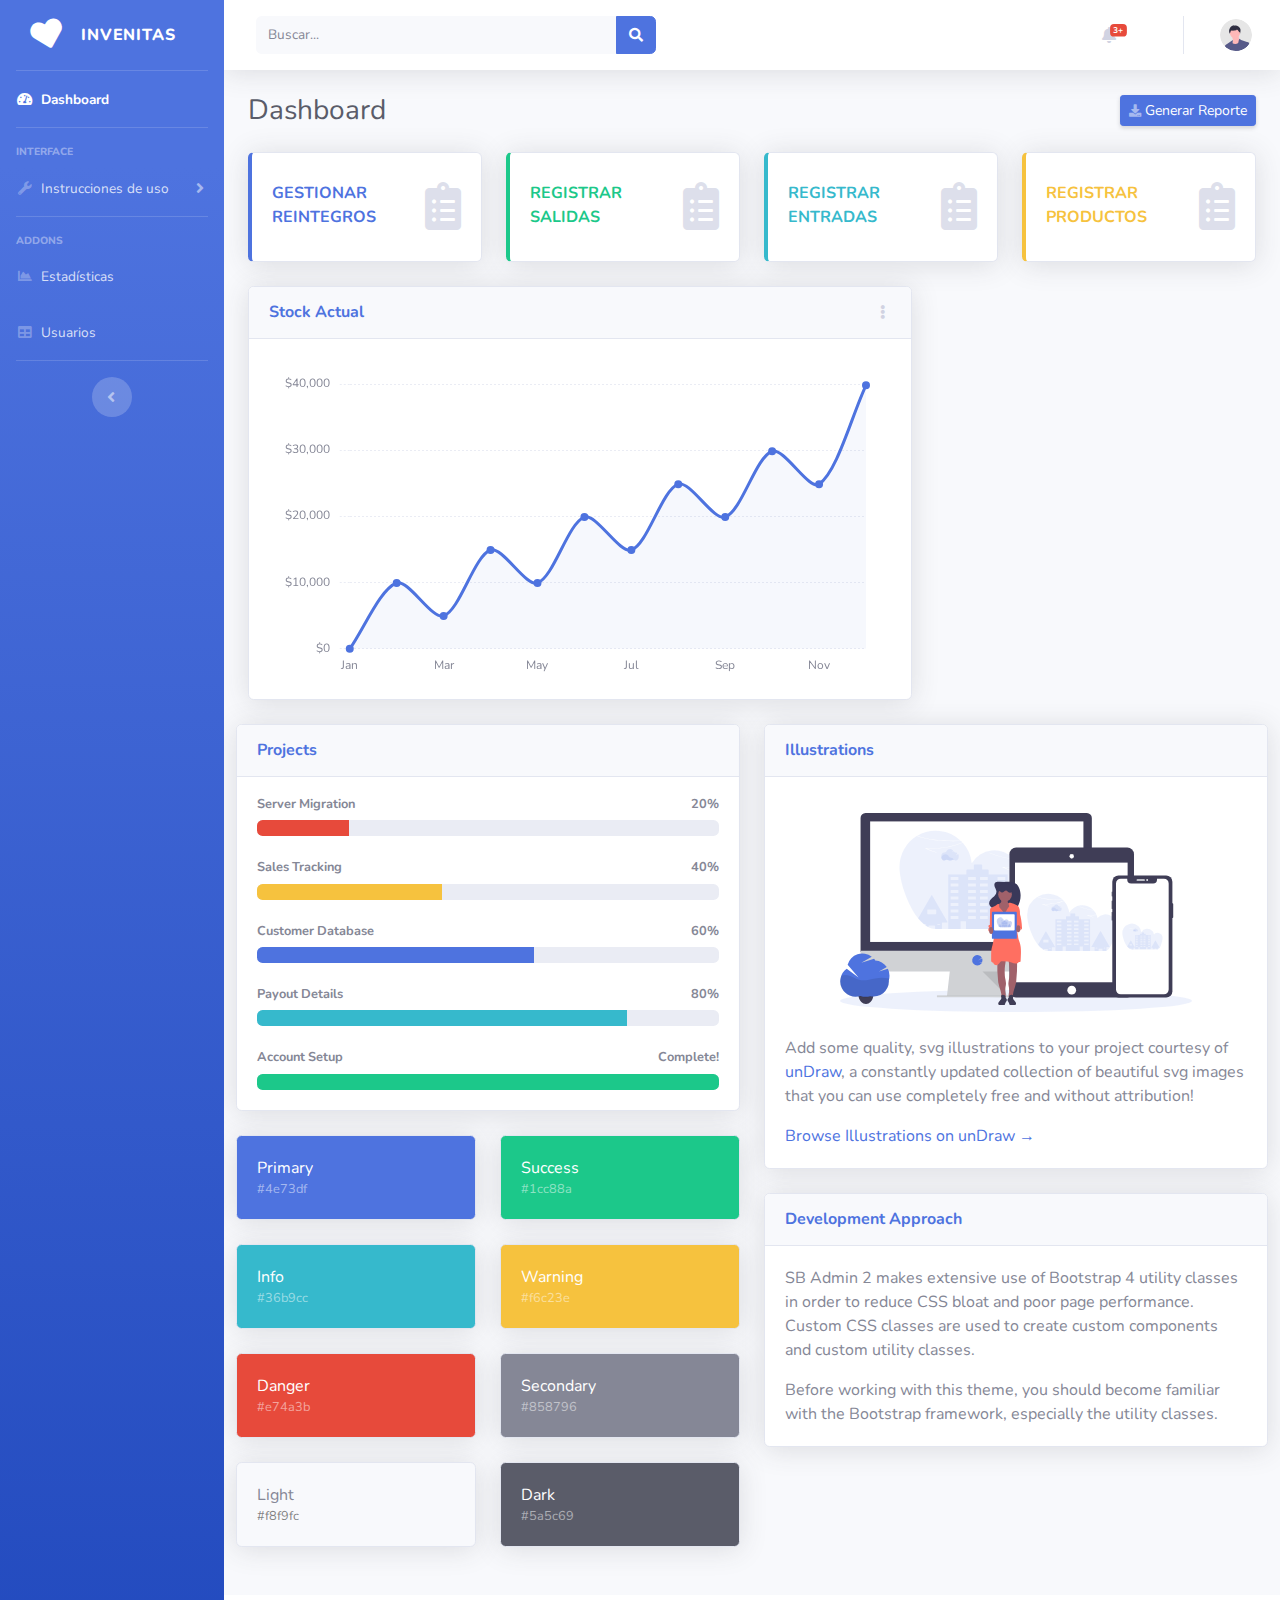
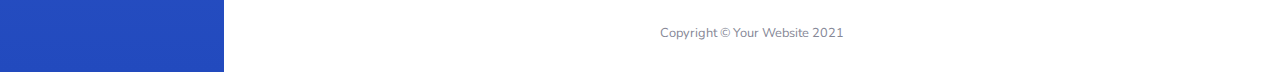
<file: src/main/resources/static/index.html>
<!DOCTYPE html>
<html lang="en">

<head>

    <meta charset="utf-8">
    <meta http-equiv="X-UA-Compatible" content="IE=edge">
    <meta name="viewport" content="width=device-width, initial-scale=1, shrink-to-fit=no">
    <meta name="description" content="">
    <meta name="author" content="">

    <title>Inventarios/Dashboard</title>

    <!-- Custom fonts for this template-->
    <link href="vendor/fontawesome-free/css/all.min.css" rel="stylesheet" type="text/css">
    <link
        href="https://fonts.googleapis.com/css?family=Nunito:200,200i,300,300i,400,400i,600,600i,700,700i,800,800i,900,900i"
        rel="stylesheet">

    <!-- Custom styles for this template-->
    <link href="css/sb-admin-2.min.css" rel="stylesheet">

</head>

<body id="page-top">

    <!-- Page Wrapper -->
    <div id="wrapper">

        <!-- Sidebar -->
        <ul class="navbar-nav bg-gradient-primary sidebar sidebar-dark accordion" id="accordionSidebar">

            <!-- Sidebar - Brand -->
            <a class="sidebar-brand d-flex align-items-center justify-content-center" href="index.html">
                <div class="sidebar-brand-icon rotate-n-15">
                    <i class="fas fa-heart"></i>
                </div>
                <div class="sidebar-brand-text mx-3">INVENITAS</div>
            </a>

            <!-- Divider -->
            <hr class="sidebar-divider my-0">

            <!-- Nav Item - Dashboard -->
            <li class="nav-item active">
                <a class="nav-link" href="index.html">
                    <i class="fas fa-fw fa-tachometer-alt"></i>
                    <span>Dashboard</span></a>
            </li>

            <!-- Divider -->
            <hr class="sidebar-divider">

            <!-- Heading -->
            <div class="sidebar-heading">
                Interface
            </div>


            <!-- Instrucciones de uso -->
            <li class="nav-item">
                <a class="nav-link collapsed" href="#" data-toggle="collapse" data-target="#collapseUtilities"
                    aria-expanded="true" aria-controls="collapseUtilities">
                    <i class="fas fa-fw fa-wrench"></i>
                    <span>Instrucciones de uso</span>
                </a>
                <div id="collapseUtilities" class="collapse" aria-labelledby="headingUtilities"
                    data-parent="#accordionSidebar">
                    <div class="bg-white py-2 collapse-inner rounded">
                        <h6 class="collapse-header">Invenitas:</h6>
                        <a class="collapse-item" href="utilities-border.html">Perfil</a>
                        <a class="collapse-item" href="utilities-animation.html">Gestión de inventario</a>
                        <a class="collapse-item" href="utilities-other.html">Generación de reportes</a>
                    </div>
                </div>
            </li>

            <!-- Divider -->
            <hr class="sidebar-divider">

            <!-- Heading -->
            <div class="sidebar-heading">
                Addons
            </div>


            <!-- Estadísticas -->
            <li class="nav-item">
                <a class="nav-link" href="charts.html">
                    <i class="fas fa-fw fa-chart-area"></i>
                    <span>Estadísticas</span></a>
            </li>

            <!-- Usuarios -->
            <li class="nav-item">
                <a class="nav-link" href="usuarios.html">
                    <i class="fas fa-fw fa-table"></i>
                    <span>Usuarios</span></a>
            </li>

            <!-- Divider -->
            <hr class="sidebar-divider d-none d-md-block">

            <!-- Sidebar Toggler (Sidebar) -->
            <div class="text-center d-none d-md-inline">
                <button class="rounded-circle border-0" id="sidebarToggle"></button>
            </div>

        </ul>
        <!-- End of Sidebar -->

        <!-- Content Wrapper -->
        <div id="content-wrapper" class="d-flex flex-column">

            <!-- Main Content -->
            <div id="content">

                <!-- Topbar -->
                <nav class="navbar navbar-expand navbar-light bg-white topbar mb-4 static-top shadow">

                    <!-- Sidebar Toggle (Topbar) -->
                    <button id="sidebarToggleTop" class="btn btn-link d-md-none rounded-circle mr-3">
                        <i class="fa fa-bars"></i>
                    </button>

                    <!-- Topbar Search -->
                    <form
                        class="d-none d-sm-inline-block form-inline mr-auto ml-md-3 my-2 my-md-0 mw-100 navbar-search">
                        <div class="input-group">
                            <input type="text" class="form-control bg-light border-0 small" placeholder="Buscar..."
                                aria-label="Search" aria-describedby="basic-addon2">
                            <div class="input-group-append">
                                <button class="btn btn-primary" type="button">
                                    <i class="fas fa-search fa-sm"></i>
                                </button>
                            </div>
                        </div>
                    </form>

                    <!-- Topbar Navbar -->
                    <ul class="navbar-nav ml-auto">

                        <!-- Nav Item - Search Dropdown (Visible Only XS) -->
                        <li class="nav-item dropdown no-arrow d-sm-none">
                            <a class="nav-link dropdown-toggle" href="#" id="searchDropdown" role="button"
                                data-toggle="dropdown" aria-haspopup="true" aria-expanded="false">
                                <i class="fas fa-search fa-fw"></i>
                            </a>
                            <!-- Dropdown - Messages -->
                            <div class="dropdown-menu dropdown-menu-right p-3 shadow animated--grow-in"
                                aria-labelledby="searchDropdown">
                                <form class="form-inline mr-auto w-100 navbar-search">
                                    <div class="input-group">
                                        <input type="text" class="form-control bg-light border-0 small"
                                            placeholder="Search for..." aria-label="Search"
                                            aria-describedby="basic-addon2">
                                        <div class="input-group-append">
                                            <button class="btn btn-primary" type="button">
                                                <i class="fas fa-search fa-sm"></i>
                                            </button>
                                        </div>
                                    </div>
                                </form>
                            </div>
                        </li>

                        <!-- Nav Item - Alerts -->
                        <li class="nav-item dropdown no-arrow mx-1">
                            <a class="nav-link dropdown-toggle" href="#" id="alertsDropdown" role="button"
                                data-toggle="dropdown" aria-haspopup="true" aria-expanded="false">
                                <i class="fas fa-bell fa-fw"></i>
                                <!-- Counter - Alerts -->
                                <span class="badge badge-danger badge-counter">3+</span>
                            </a>
                            <!-- Dropdown - Alerts -->
                            <div class="dropdown-list dropdown-menu dropdown-menu-right shadow animated--grow-in"
                                aria-labelledby="alertsDropdown">
                                <h6 class="dropdown-header">
                                    Notificaciones
                                </h6>
                                <a class="dropdown-item d-flex align-items-center" href="#">
                                    <div class="mr-3">
                                        <div class="icon-circle bg-primary">
                                            <i class="fas fa-file-alt text-white"></i>
                                        </div>
                                    </div>
                                    <div>
                                        <div class="small text-gray-500">Abril 1, 2024</div>
                                        <span class="font-weight-bold">La jefe Marcela desea reintegrar hipoclorito.</span>
                                    </div>
                                </a>
                                <a class="dropdown-item d-flex align-items-center" href="#">
                                    <div class="mr-3">
                                        <div class="icon-circle bg-success">
                                            <i class="fas fa-donate text-white"></i>
                                        </div>
                                    </div>
                                    <div>
                                        <div class="small text-gray-500">Abril 1, 2024</div>
                                        Miguel (jefe de área) ha solicitado pintura.
                                    </div>
                                </a>
                                <a class="dropdown-item d-flex align-items-center" href="#">
                                    <div class="mr-3">
                                        <div class="icon-circle bg-warning">
                                            <i class="fas fa-exclamation-triangle text-white"></i>
                                        </div>
                                    </div>
                                    <div>
                                        <div class="small text-gray-500">Abril 28, 2024</div>
                                        Insumos proximos a vencer, consultar para gestionar cambios.
                                    </div>
                                </a>
                                <a class="dropdown-item text-center small text-gray-500" href="#">Ver todas las notificaciones</a>
                            </div>
                        </li>

                        <!-- Nav Item - Messages -->
                        <li class="nav-item dropdown no-arrow mx-1">
                            <a class="nav-link dropdown-toggle" href="#" id="messagesDropdown" role="button"
                                data-toggle="dropdown" aria-haspopup="true" aria-expanded="false">
                            </a>
                        </li>

                        <div class="topbar-divider d-none d-sm-block"></div>

                        <!-- Nav Item - User Information -->
                        <li class="nav-item dropdown no-arrow">
                            <a class="nav-link dropdown-toggle" href="#" id="userDropdown" role="button"
                               data-toggle="dropdown" aria-haspopup="true" aria-expanded="false">
                                <span class="mr-2 d-none d-lg-inline text-gray-600 small" id="txt-email-usuario"></span>
                                <img class="img-profile rounded-circle"
                                     src="img/undraw_profile.svg">
                            </a>
                            <!-- Dropdown - User Information -->
                            <div class="dropdown-menu dropdown-menu-right shadow animated--grow-in"
                                 aria-labelledby="userDropdown">
                                <a class="dropdown-item" href="#">
                                    <i class="fas fa-user fa-sm fa-fw mr-2 text-black-400"></i>
                                    Perfil
                                </a>
                                <a class="dropdown-item" href="#">
                                    <i class="fas fa-cogs fa-sm fa-fw mr-2 text-black-400"></i>
                                    Configuración
                                </a>
                                <a class="dropdown-item" href="#">
                                    <i class="fas fa-list fa-sm fa-fw mr-2 text-black-400"></i>
                                    Registro de actividad
                                </a>
                                <div class="dropdown-divider"></div>
                                <a class="dropdown-item" href="#" data-toggle="modal" data-target="#logoutModal">
                                    <i class="fas fa-sign-out-alt fa-sm fa-fw mr-2 text-black-400"></i>
                                    Cerrar sesión
                                </a>
                            </div>
                        </li>

                    </ul>

                </nav>
                <!-- End of Topbar -->

                <!-- Begin Page Content -->
                <div class="container-fluid">

                    <!-- Page Heading -->
                    <div class="d-sm-flex align-items-center justify-content-between mb-4">
                        <h1 class="h3 mb-0 text-gray-800">Dashboard</h1>
                        <a href="#" class="d-none d-sm-inline-block btn btn-sm btn-primary shadow-sm"><i
                                class="fas fa-download fa-sm text-white-50"></i> Generar Reporte</a>
                    </div>

                    <!-- Content Row -->
                    <div class="row">

                        <!-- Gestionar reintegros -->
                        <div class="col-xl-3 col-md-6 mb-4">
                            <div class="card border-left-primary shadow h-100 py-2">
                                <div class="card-body">
                                    <div class="row no-gutters align-items-center">
                                        <div class="col mr-2">
                                            <div class="text-sm font-weight-bold text-primary text-uppercase mb-1">
                                                Gestionar reintegros</div>
                                            <div class="h5 mb-0 font-weight-bold text-gray-800"></div>
                                        </div>
                                        <div class="col-auto">
                                            <i class="fas fa-clipboard-list fa-3x text-gray-300"></i>
                                        </div>
                                    </div>
                                </div>
                            </div>
                        </div>

                        <!-- Registrar salidas -->
                        <div class="col-xl-3 col-md-6 mb-4">
                            <div class="card border-left-success shadow h-100 py-2">
                                <div class="card-body">
                                    <div class="row no-gutters align-items-center">
                                        <div class="col mr-2">
                                            <div class="text-sm font-weight-bold text-success text-uppercase mb-1">
                                                Registrar salidas</div>
                                            <div class="h5 mb-0 font-weight-bold text-gray-800"></div>
                                        </div>
                                        <div class="col-auto">
                                            <i class="fas fa-clipboard-list fa-3x text-gray-300"></i>
                                        </div>
                                    </div>
                                </div>
                            </div>
                        </div>

                        <!-- Registrar entradas -->
                        <div class="col-xl-3 col-md-6 mb-4">
                            <div class="card border-left-info shadow h-100 py-2">
                                <div class="card-body">
                                    <div class="row no-gutters align-items-center">
                                        <div class="col mr-2">
                                            <div class="text-sm font-weight-bold text-info text-uppercase mb-1">Registrar entradas</div>
                                            <div class="row no-gutters align-items-center">
                                                <div class="col-auto">
                                                    <div class="h5 mb-0 mr-3 font-weight-bold text-gray-800"></div>
                                                </div>
                                                <div class="col">
                                                </div>
                                            </div>
                                        </div>
                                        <div class="col-auto">
                                            <i class="fas fa-clipboard-list fa-3x text-gray-300"></i>
                                        </div>
                                    </div>
                                </div>
                            </div>
                        </div>


                        <!-- Registrar productos -->
                        <div class="col-xl-3 col-md-6 mb-4">
                            <div class="card border-left-warning shadow h-100 py-2">
                                <div class="card-body">
                                    <div class="row no-gutters align-items-center">
                                        <div class="col mr-2">
                                            <div class="text-sm font-weight-bold text-warning text-uppercase mb-1">
                                                Registrar productos</div>
                                            <div class="h5 mb-0 font-weight-bold text-gray-800"></div>
                                        </div>
                                        <div class="col-auto">
                                            <i class="fas fa-clipboard-list fa-3x text-gray-300"></i>
                                        </div>
                                    </div>
                                </div>
                            </div>
                        </div>
                    </div>

                    <!-- Content Row -->

                    <div class="row">

                        <!-- Area Chart -->
                        <div class="col-xl-8 col-lg-7">
                            <div class="card shadow mb-4">
                                <!-- Card Header - Dropdown -->
                                <div
                                    class="card-header py-3 d-flex flex-row align-items-center justify-content-between">
                                    <h6 class="m-0 font-weight-bold text-primary">Stock Actual</h6>
                                    <div class="dropdown no-arrow">
                                        <a class="dropdown-toggle" href="#" role="button" id="dropdownMenuLink"
                                            data-toggle="dropdown" aria-haspopup="true" aria-expanded="false">
                                            <i class="fas fa-ellipsis-v fa-sm fa-fw text-gray-400"></i>
                                        </a>
                                        <div class="dropdown-menu dropdown-menu-right shadow animated--fade-in"
                                            aria-labelledby="dropdownMenuLink">
                                            <div class="dropdown-header">Dropdown Header:</div>
                                            <a class="dropdown-item" href="#">Action</a>
                                            <a class="dropdown-item" href="#">Another action</a>
                                            <div class="dropdown-divider"></div>
                                            <a class="dropdown-item" href="#">Something else here</a>
                                        </div>
                                    </div>
                                </div>
                                <!-- Card Body -->
                                <div class="card-body">
                                    <div class="chart-area">
                                        <canvas id="myAreaChart"></canvas>
                                    </div>
                                </div>
                            </div>
                        </div>


                    <!-- Content Row -->
                    <div class="row">

                        <!-- Content Column -->
                        <div class="col-lg-6 mb-4">

                            <!-- Project Card Example -->
                            <div class="card shadow mb-4">
                                <div class="card-header py-3">
                                    <h6 class="m-0 font-weight-bold text-primary">Projects</h6>
                                </div>
                                <div class="card-body">
                                    <h4 class="small font-weight-bold">Server Migration <span
                                            class="float-right">20%</span></h4>
                                    <div class="progress mb-4">
                                        <div class="progress-bar bg-danger" role="progressbar" style="width: 20%"
                                            aria-valuenow="20" aria-valuemin="0" aria-valuemax="100"></div>
                                    </div>
                                    <h4 class="small font-weight-bold">Sales Tracking <span
                                            class="float-right">40%</span></h4>
                                    <div class="progress mb-4">
                                        <div class="progress-bar bg-warning" role="progressbar" style="width: 40%"
                                            aria-valuenow="40" aria-valuemin="0" aria-valuemax="100"></div>
                                    </div>
                                    <h4 class="small font-weight-bold">Customer Database <span
                                            class="float-right">60%</span></h4>
                                    <div class="progress mb-4">
                                        <div class="progress-bar" role="progressbar" style="width: 60%"
                                            aria-valuenow="60" aria-valuemin="0" aria-valuemax="100"></div>
                                    </div>
                                    <h4 class="small font-weight-bold">Payout Details <span
                                            class="float-right">80%</span></h4>
                                    <div class="progress mb-4">
                                        <div class="progress-bar bg-info" role="progressbar" style="width: 80%"
                                            aria-valuenow="80" aria-valuemin="0" aria-valuemax="100"></div>
                                    </div>
                                    <h4 class="small font-weight-bold">Account Setup <span
                                            class="float-right">Complete!</span></h4>
                                    <div class="progress">
                                        <div class="progress-bar bg-success" role="progressbar" style="width: 100%"
                                            aria-valuenow="100" aria-valuemin="0" aria-valuemax="100"></div>
                                    </div>
                                </div>
                            </div>

                            <!-- Color System -->
                            <div class="row">
                                <div class="col-lg-6 mb-4">
                                    <div class="card bg-primary text-white shadow">
                                        <div class="card-body">
                                            Primary
                                            <div class="text-white-50 small">#4e73df</div>
                                        </div>
                                    </div>
                                </div>
                                <div class="col-lg-6 mb-4">
                                    <div class="card bg-success text-white shadow">
                                        <div class="card-body">
                                            Success
                                            <div class="text-white-50 small">#1cc88a</div>
                                        </div>
                                    </div>
                                </div>
                                <div class="col-lg-6 mb-4">
                                    <div class="card bg-info text-white shadow">
                                        <div class="card-body">
                                            Info
                                            <div class="text-white-50 small">#36b9cc</div>
                                        </div>
                                    </div>
                                </div>
                                <div class="col-lg-6 mb-4">
                                    <div class="card bg-warning text-white shadow">
                                        <div class="card-body">
                                            Warning
                                            <div class="text-white-50 small">#f6c23e</div>
                                        </div>
                                    </div>
                                </div>
                                <div class="col-lg-6 mb-4">
                                    <div class="card bg-danger text-white shadow">
                                        <div class="card-body">
                                            Danger
                                            <div class="text-white-50 small">#e74a3b</div>
                                        </div>
                                    </div>
                                </div>
                                <div class="col-lg-6 mb-4">
                                    <div class="card bg-secondary text-white shadow">
                                        <div class="card-body">
                                            Secondary
                                            <div class="text-white-50 small">#858796</div>
                                        </div>
                                    </div>
                                </div>
                                <div class="col-lg-6 mb-4">
                                    <div class="card bg-light text-black shadow">
                                        <div class="card-body">
                                            Light
                                            <div class="text-black-50 small">#f8f9fc</div>
                                        </div>
                                    </div>
                                </div>
                                <div class="col-lg-6 mb-4">
                                    <div class="card bg-dark text-white shadow">
                                        <div class="card-body">
                                            Dark
                                            <div class="text-white-50 small">#5a5c69</div>
                                        </div>
                                    </div>
                                </div>
                            </div>

                        </div>

                        <div class="col-lg-6 mb-4">

                            <!-- Illustrations -->
                            <div class="card shadow mb-4">
                                <div class="card-header py-3">
                                    <h6 class="m-0 font-weight-bold text-primary">Illustrations</h6>
                                </div>
                                <div class="card-body">
                                    <div class="text-center">
                                        <img class="img-fluid px-3 px-sm-4 mt-3 mb-4" style="width: 25rem;"
                                            src="img/undraw_posting_photo.svg" alt="...">
                                    </div>
                                    <p>Add some quality, svg illustrations to your project courtesy of <a
                                            target="_blank" rel="nofollow" href="https://undraw.co/">unDraw</a>, a
                                        constantly updated collection of beautiful svg images that you can use
                                        completely free and without attribution!</p>
                                    <a target="_blank" rel="nofollow" href="https://undraw.co/">Browse Illustrations on
                                        unDraw &rarr;</a>
                                </div>
                            </div>

                            <!-- Approach -->
                            <div class="card shadow mb-4">
                                <div class="card-header py-3">
                                    <h6 class="m-0 font-weight-bold text-primary">Development Approach</h6>
                                </div>
                                <div class="card-body">
                                    <p>SB Admin 2 makes extensive use of Bootstrap 4 utility classes in order to reduce
                                        CSS bloat and poor page performance. Custom CSS classes are used to create
                                        custom components and custom utility classes.</p>
                                    <p class="mb-0">Before working with this theme, you should become familiar with the
                                        Bootstrap framework, especially the utility classes.</p>
                                </div>
                            </div>

                        </div>
                    </div>

                </div>
                <!-- /.container-fluid -->

            </div>
            <!-- End of Main Content -->

            <!-- Footer -->
            <footer class="sticky-footer bg-white">
                <div class="container my-auto">
                    <div class="copyright text-center my-auto">
                        <span>Copyright &copy; Your Website 2021</span>
                    </div>
                </div>
            </footer>
            <!-- End of Footer -->

        </div>
        <!-- End of Content Wrapper -->

    </div>
    <!-- End of Page Wrapper -->

    <!-- Scroll to Top Button-->
    <a class="scroll-to-top rounded" href="#page-top">
        <i class="fas fa-angle-up"></i>
    </a>

    <!-- Logout Modal-->
    <div class="modal fade" id="logoutModal" tabindex="-1" role="dialog" aria-labelledby="exampleModalLabel"
        aria-hidden="true">
        <div class="modal-dialog" role="document">
            <div class="modal-content">
                <div class="modal-header">
                    <h5 class="modal-title" id="exampleModalLabel">Cerrar sesión?</h5>
                    <button class="close" type="button" data-dismiss="modal" aria-label="Close">
                        <span aria-hidden="true">×</span>
                    </button>
                </div>
                <div class="modal-body">Seleccione "Cerrar sesión" si está listo para finalizar su sesión actual.</div>
                <div class="modal-footer">
                    <button class="btn btn-secondary" type="button" data-dismiss="modal">Cancelar</button>
                    <a class="btn btn-primary" href="login.html">Cerrar sesión</a>
                </div>
            </div>
        </div>
    </div>

    <!-- Bootstrap core JavaScript-->
    <script src="vendor/jquery/jquery.min.js"></script>
    <script src="vendor/bootstrap/js/bootstrap.bundle.min.js"></script>

    <!-- Core plugin JavaScript-->
    <script src="vendor/jquery-easing/jquery.easing.min.js"></script>

    <!-- Custom scripts for all pages-->
    <script src="js/sb-admin-2.min.js"></script>

    <!-- Page level plugins -->
    <script src="vendor/chart.js/Chart.min.js"></script>

    <!-- Page level custom scripts -->
    <script src="js/demo/chart-area-demo.js"></script>
    <script src="js/demo/chart-pie-demo.js"></script>

</body>

</html>
</file>
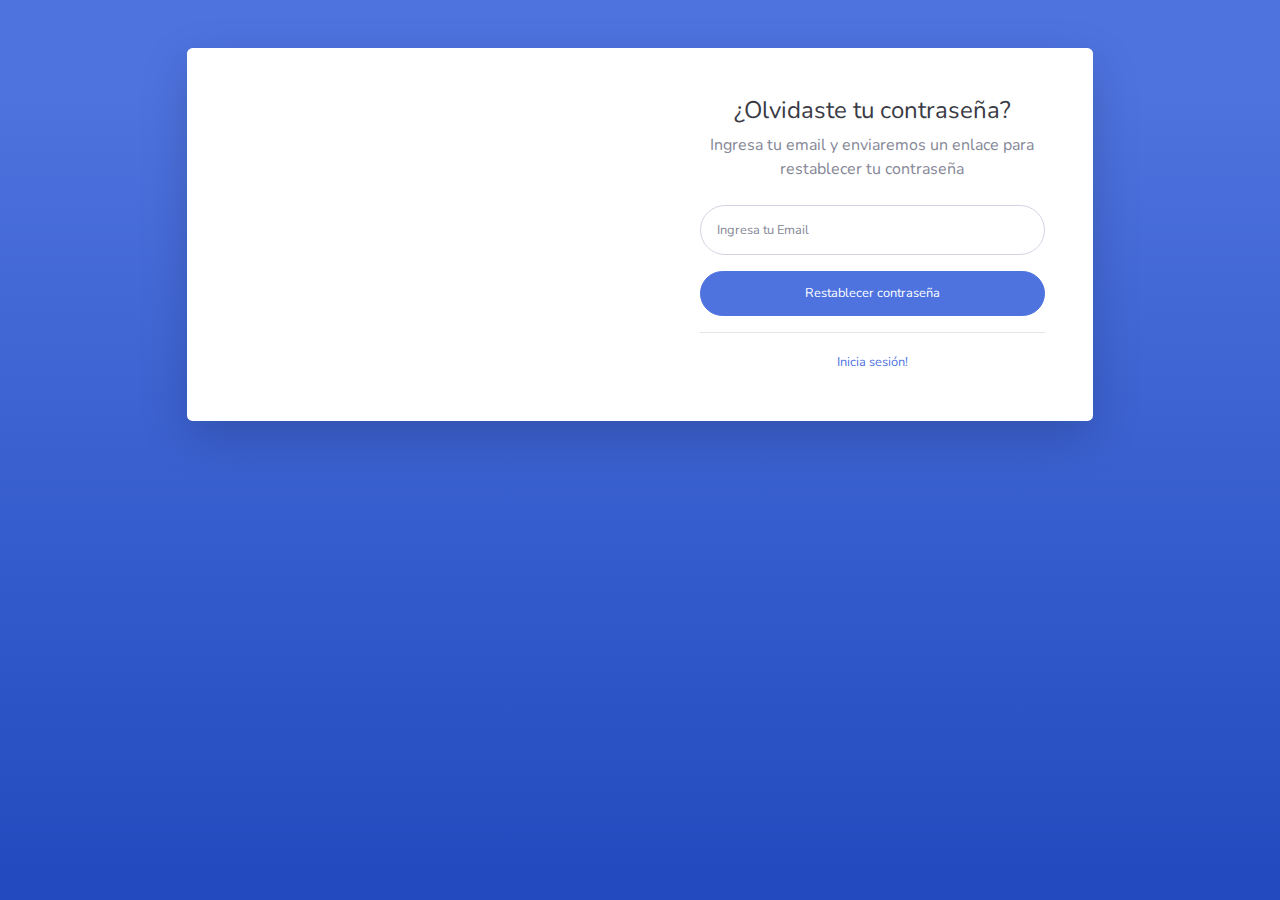
<file: src/main/resources/static/forgot-password.html>
<!DOCTYPE html>
<html lang="en">

<head>

    <meta charset="utf-8">
    <meta http-equiv="X-UA-Compatible" content="IE=edge">
    <meta name="viewport" content="width=device-width, initial-scale=1, shrink-to-fit=no">
    <meta name="description" content="">
    <meta name="author" content="">

    <title>SB Admin 2 - Forgot Password</title>

    <!-- Custom fonts for this template-->
    <link href="vendor/fontawesome-free/css/all.min.css" rel="stylesheet" type="text/css">
    <link
        href="https://fonts.googleapis.com/css?family=Nunito:200,200i,300,300i,400,400i,600,600i,700,700i,800,800i,900,900i"
        rel="stylesheet">

    <!-- Custom styles for this template-->
    <link href="css/sb-admin-2.min.css" rel="stylesheet">

</head>

<body class="bg-gradient-primary">

    <div class="container">

        <!-- Outer Row -->
        <div class="row justify-content-center">

            <div class="col-xl-10 col-lg-12 col-md-9">

                <div class="card o-hidden border-0 shadow-lg my-5">
                    <div class="card-body p-0">
                        <!-- Nested Row within Card Body -->
                        <div class="row">
                            <div class="col-lg-6 d-none d-lg-block bg-password-image"></div>
                            <div class="col-lg-6">
                                <div class="p-5">
                                    <div class="text-center">
                                        <h1 class="h4 text-gray-900 mb-2">¿Olvidaste tu contraseña?</h1>
                                        <p class="mb-4">Ingresa tu email y enviaremos un enlace para restablecer tu contraseña</p>
                                    </div>
                                    <form class="user">
                                        <div class="form-group">
                                            <input type="email" class="form-control form-control-user"
                                                id="exampleInputEmail" aria-describedby="emailHelp"
                                                placeholder="Ingresa tu Email">
                                        </div>
                                        <a href="login.html" class="btn btn-primary btn-user btn-block">
                                            Restablecer contraseña
                                        </a>
                                    </form>
                                    <hr>
                                    <div class="text-center">
                                        <a class="small" href="login.html">Inicia sesión!</a>
                                    </div>
                                </div>
                            </div>
                        </div>
                    </div>
                </div>

            </div>

        </div>

    </div>

    <!-- Bootstrap core JavaScript-->
    <script src="vendor/jquery/jquery.min.js"></script>
    <script src="vendor/bootstrap/js/bootstrap.bundle.min.js"></script>

    <!-- Core plugin JavaScript-->
    <script src="vendor/jquery-easing/jquery.easing.min.js"></script>

    <!-- Custom scripts for all pages-->
    <script src="js/sb-admin-2.min.js"></script>

</body>

</html>
</file>
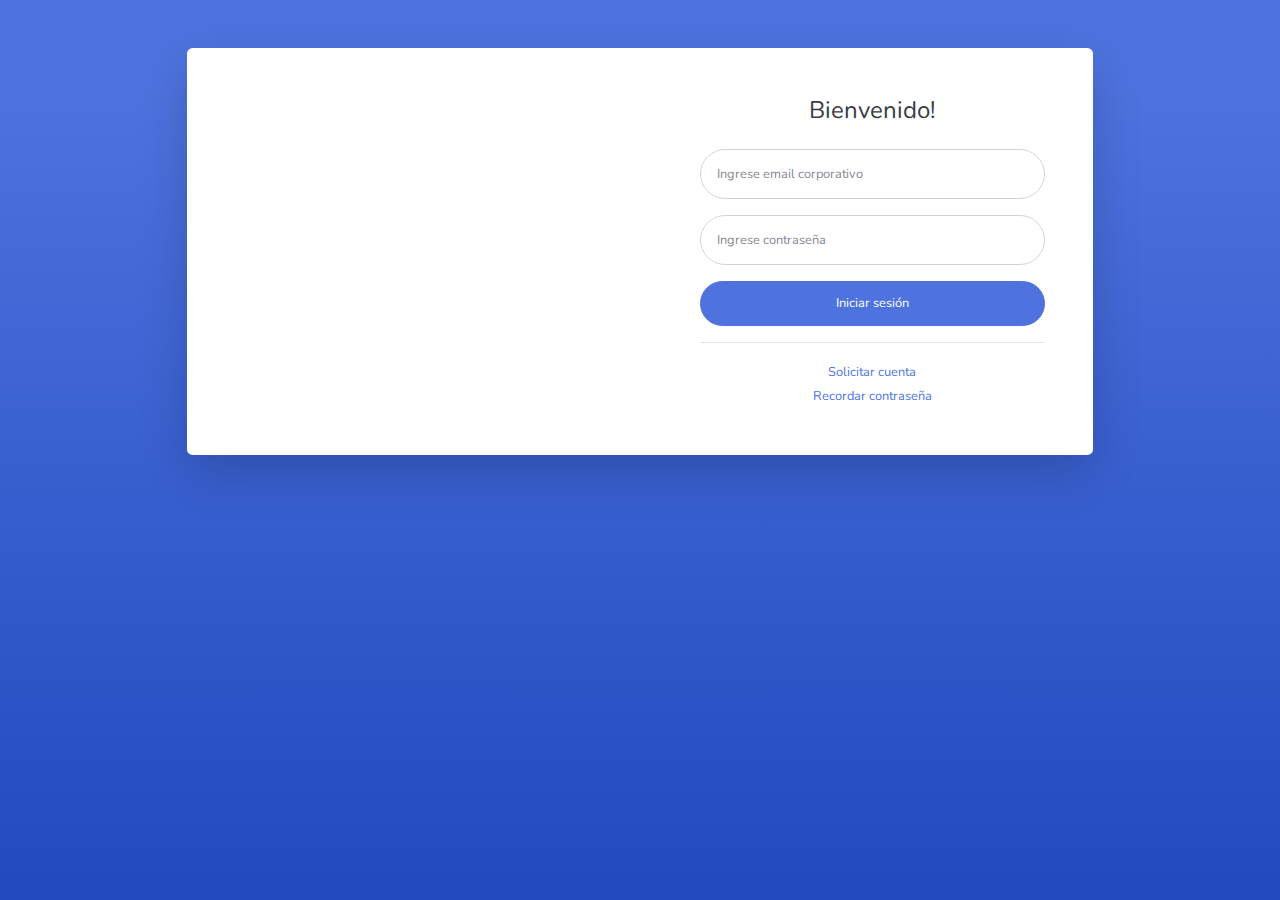
<file: src/main/resources/static/login.html>
<!DOCTYPE html>
<html lang="en">

<head>

    <meta charset="utf-8">
    <meta http-equiv="X-UA-Compatible" content="IE=edge">
    <meta name="viewport" content="width=device-width, initial-scale=1, shrink-to-fit=no">
    <meta name="description" content="">
    <meta name="author" content="">

    <title>Inventarios/Login</title>

    <!-- Custom fonts for this template-->
    <link href="vendor/fontawesome-free/css/all.min.css" rel="stylesheet" type="text/css">
    <link
        href="https://fonts.googleapis.com/css?family=Nunito:200,200i,300,300i,400,400i,600,600i,700,700i,800,800i,900,900i"
        rel="stylesheet">

    <!-- Custom styles for this template-->
    <link href="css/sb-admin-2.min.css" rel="stylesheet">

</head>

<body class="bg-gradient-primary">

    <div class="container">

        <!-- Outer Row -->
        <div class="row justify-content-center">

            <div class="col-xl-10 col-lg-12 col-md-9">

                <div class="card o-hidden border-0 shadow-lg my-5">
                    <div class="card-body p-0">
                        <!-- Nested Row within Card Body -->
                        <div class="row">
                            <div class="col-lg-6 d-none d-lg-block bg-login-image"></div>
                            <div class="col-lg-6">
                                <div class="p-5">
                                    <div class="text-center">
                                        <h1 class="h4 text-gray-900 mb-4">Bienvenido!</h1>
                                    </div>
                                    <form class="user">
                                        <div class="form-group">
                                            <input type="email" class="form-control form-control-user"
                                                id="txtEmail" aria-describedby="emailHelp"
                                                placeholder="Ingrese email corporativo">
                                        </div>
                                        <div class="form-group">
                                            <input type="password" class="form-control form-control-user"
                                                id="txtPassword" placeholder="Ingrese contraseña">
                                        </div>

                                        <a onclick = "iniciarSesion()" href="#" class="btn btn-primary btn-user btn-block">
                                            Iniciar sesión
                                        </a>

                                    </form>
                                    <hr>

                                    <div class="text-center">
                                        <a class="small" href="registrar.html">Solicitar cuenta</a>
                                    </div>
                                    <div class="text-center">
                                        <a class="small" href="forgot-password.html">Recordar contraseña</a>
                                    </div>
                                </div>
                            </div>
                        </div>
                    </div>
                </div>

            </div>

        </div>

    </div>

    <!-- Bootstrap core JavaScript-->
    <script src="vendor/jquery/jquery.min.js"></script>
    <script src="vendor/bootstrap/js/bootstrap.bundle.min.js"></script>

    <!-- Core plugin JavaScript-->
    <script src="vendor/jquery-easing/jquery.easing.min.js"></script>

    <!-- Custom scripts for all pages-->
    <script src="js/sb-admin-2.min.js"></script>
    <script src="js/login.js"></script>

</body>

</html>
</file>
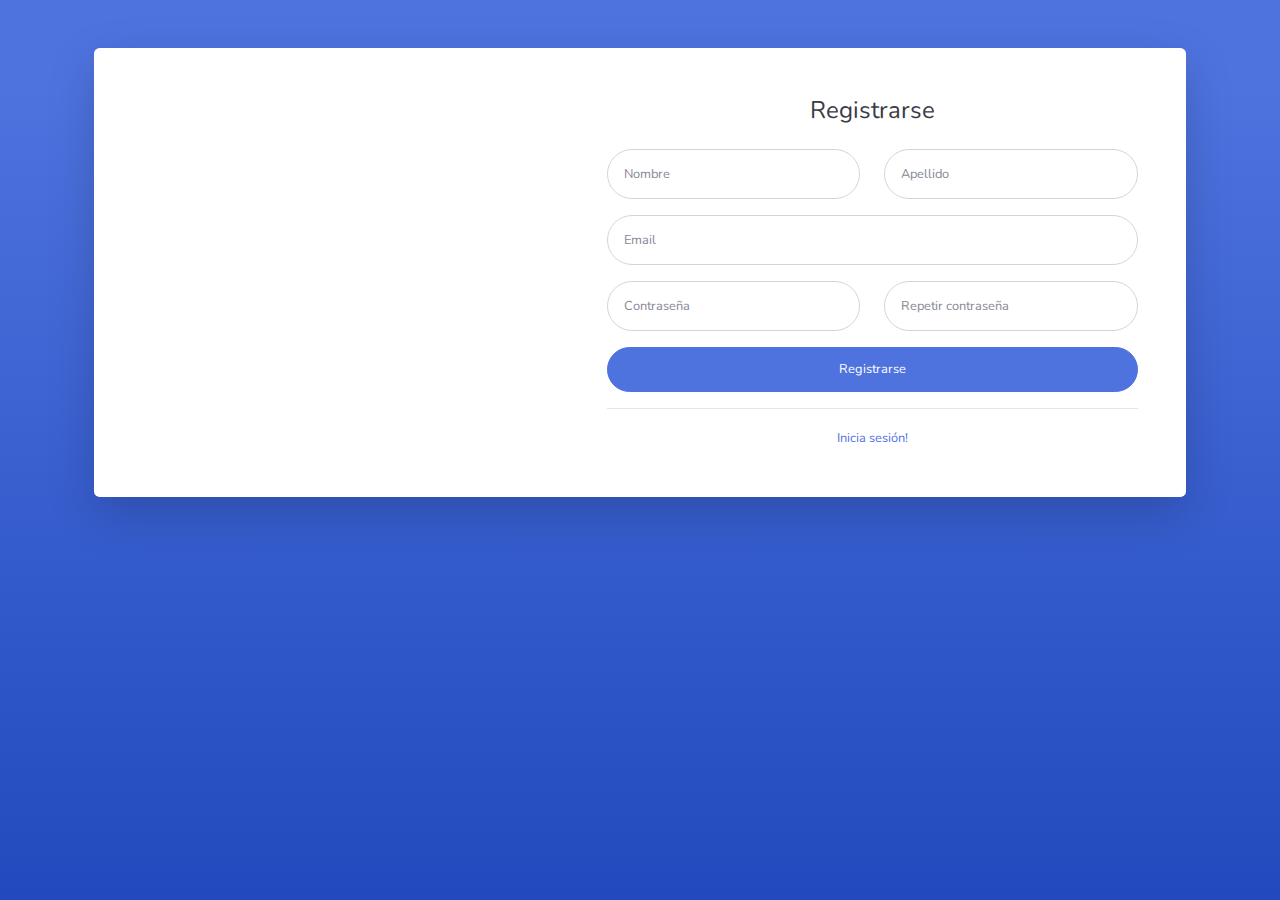
<file: src/main/resources/static/registrar.html>
<!DOCTYPE html>
<html lang="en">

<head>

    <meta charset="utf-8">
    <meta http-equiv="X-UA-Compatible" content="IE=edge">
    <meta name="viewport" content="width=device-width, initial-scale=1, shrink-to-fit=no">
    <meta name="description" content="">
    <meta name="author" content="">

    <title>Inventarios/Registrarse</title>

    <!-- Custom fonts for this template-->
    <link href="vendor/fontawesome-free/css/all.min.css" rel="stylesheet" type="text/css">
    <link
        href="https://fonts.googleapis.com/css?family=Nunito:200,200i,300,300i,400,400i,600,600i,700,700i,800,800i,900,900i"
        rel="stylesheet">

    <!-- Custom styles for this template-->
    <link href="css/sb-admin-2.min.css" rel="stylesheet">

</head>

<body class="bg-gradient-primary">

    <div class="container">

        <div class="card o-hidden border-0 shadow-lg my-5">
            <div class="card-body p-0">
                <!-- Nested Row within Card Body -->
                <div class="row">
                    <div class="col-lg-5 d-none d-lg-block bg-register-image"></div>
                    <div class="col-lg-7">
                        <div class="p-5">
                            <div class="text-center">
                                <h1 class="h4 text-gray-900 mb-4">Registrarse</h1>
                            </div>
                            <form class="user">
                                <div class="form-group row">
                                    <div class="col-sm-6 mb-3 mb-sm-0">
                                        <input type="text" class="form-control form-control-user" id="txtNombre"
                                            placeholder="Nombre">
                                    </div>
                                    <div class="col-sm-6">
                                        <input type="text" class="form-control form-control-user" id="txtApellido"
                                            placeholder="Apellido">
                                    </div>
                                </div>
                                <div class="form-group">
                                    <input type="email" class="form-control form-control-user" id="txtEmail"
                                        placeholder="Email">
                                </div>
                                <div class="form-group row">
                                    <div class="col-sm-6 mb-3 mb-sm-0">
                                        <input type="password" class="form-control form-control-user"
                                            id="txtPassword" placeholder="Contraseña">
                                    </div>
                                    <div class="col-sm-6">
                                        <input type="password" class="form-control form-control-user"
                                            id="txtRepetirPassword" placeholder="Repetir contraseña">
                                    </div>
                                </div>
                                <a onclick="registrarUsuario()" href="#" class="btn btn-primary btn-user btn-block">
                                    Registrarse
                                </a>

                            </form>
                            <hr>
                            <div class="text-center">
                                <a class="small" href="login.html">Inicia sesión!</a>
                            </div>
                        </div>
                    </div>
                </div>
            </div>
        </div>

    </div>

    <!-- Bootstrap core JavaScript-->
    <script src="vendor/jquery/jquery.min.js"></script>
    <script src="vendor/bootstrap/js/bootstrap.bundle.min.js"></script>

    <!-- Core plugin JavaScript-->
    <script src="vendor/jquery-easing/jquery.easing.min.js"></script>

    <!-- Custom scripts for all pages-->
    <script src="js/sb-admin-2.min.js"></script>

    <script src="js/registrar.js"></script>

</body>

</html>
</file>
